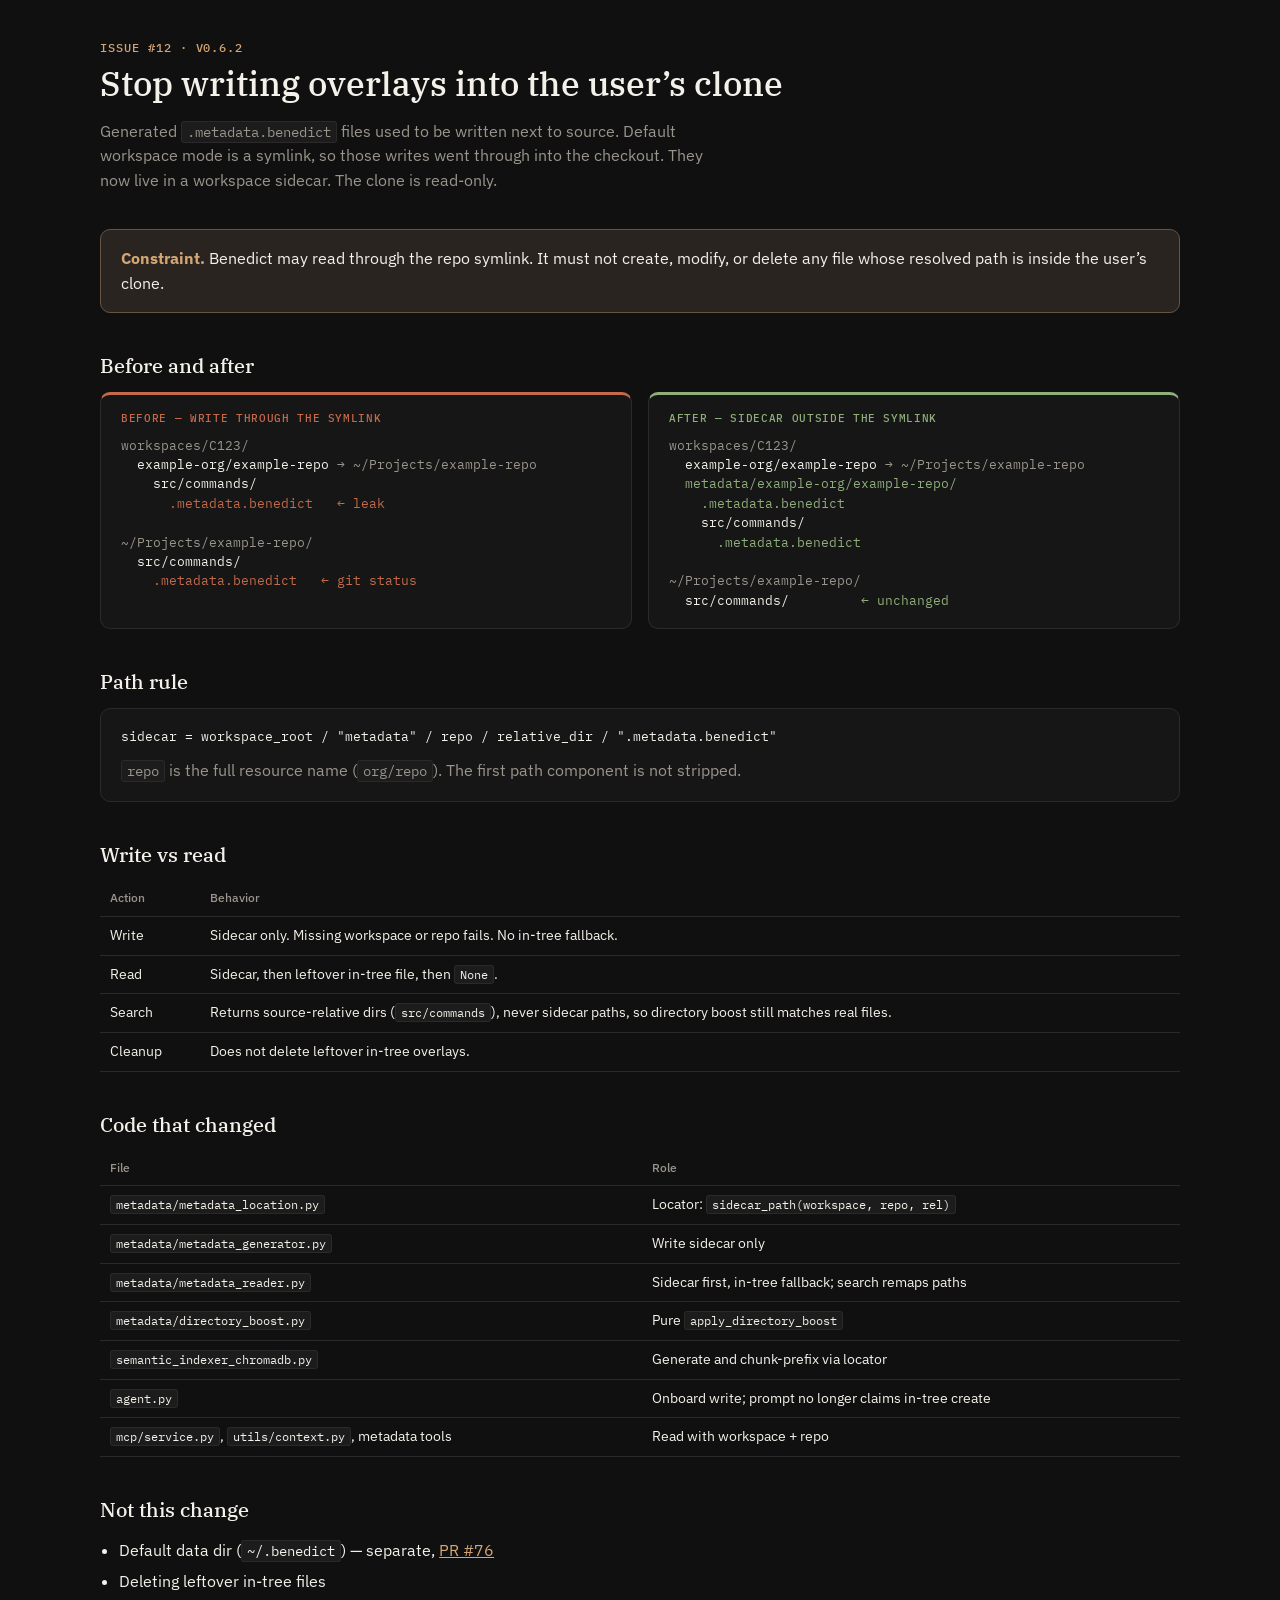
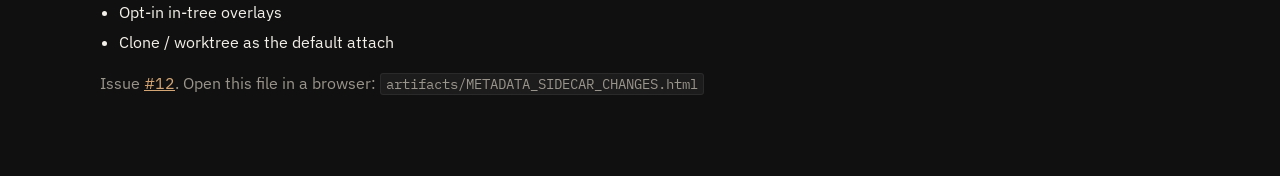
<file: artifacts/METADATA_SIDECAR_CHANGES.html>
<!DOCTYPE html>
<html lang="en">
<head>
  <meta charset="utf-8" />
  <meta name="viewport" content="width=device-width, initial-scale=1" />
  <title>Issue #12 — metadata sidecar</title>
  <meta name="theme-color" content="#101010" />
  <link rel="preconnect" href="https://fonts.googleapis.com" />
  <link rel="preconnect" href="https://fonts.gstatic.com" crossorigin />
  <link href="https://fonts.googleapis.com/css2?family=IBM+Plex+Mono:wght@400;500&amp;family=IBM+Plex+Sans:wght@400;500;600&amp;family=IBM+Plex+Serif:ital,wght@0,400;1,400&amp;display=swap" rel="stylesheet" />
  <style>
    :root {
      --bg: #101010;
      --panel: #161616;
      --hover: #1c1c1c;
      --line: #2a2a2a;
      --ink: #f4f1ea;
      --muted: #9a958c;
      --accent: #d4a574;
      --ok: #8faf7a;
      --err: #c46a4a;
      --sans: "IBM Plex Sans", system-ui, sans-serif;
      --serif: "IBM Plex Serif", Georgia, serif;
      --mono: "IBM Plex Mono", ui-monospace, monospace;
    }
    * { box-sizing: border-box; }
    html, body { background: var(--bg); color: var(--ink); }
    body {
      margin: 0;
      font: 16px/1.55 var(--sans);
      -webkit-font-smoothing: antialiased;
    }
    a { color: var(--accent); }
    code, .mono { font-family: var(--mono); font-size: 0.86em; }
    p code, li code, td code {
      padding: 1px 5px;
      border-radius: 3px;
      background: var(--hover);
      border: 1px solid var(--line);
    }
    .wrap { width: min(1080px, calc(100% - 48px)); margin: 40px auto 80px; }
    header { margin-bottom: 36px; }
    .kicker {
      font: 500 12px/1.3 var(--mono);
      letter-spacing: 0.08em;
      text-transform: uppercase;
      color: var(--accent);
    }
    h1 { font: 500 34px/1.15 var(--serif); margin: 8px 0 12px; }
    .lead { color: var(--muted); max-width: 62ch; }
    h2 { font: 500 20px/1.25 var(--serif); margin: 40px 0 14px; }
    .grid { display: grid; grid-template-columns: 1fr 1fr; gap: 16px; }
    @media (max-width: 800px) { .grid { grid-template-columns: 1fr; } }
    .card {
      background: var(--panel);
      border: 1px solid var(--line);
      border-radius: 10px;
      padding: 18px 20px;
    }
    .card.before { border-top: 3px solid var(--err); }
    .card.after { border-top: 3px solid var(--ok); }
    .label {
      font: 500 11px/1 var(--mono);
      letter-spacing: 0.06em;
      text-transform: uppercase;
      margin-bottom: 12px;
    }
    .before .label { color: var(--err); }
    .after .label { color: var(--ok); }
    pre {
      margin: 0;
      font: 12.5px/1.55 var(--mono);
      white-space: pre;
      overflow-x: auto;
    }
    .leak { color: var(--err); }
    .safe { color: var(--ok); }
    .dim { color: var(--muted); }
    table { width: 100%; border-collapse: collapse; font-size: 14px; }
    th, td {
      text-align: left;
      padding: 8px 10px;
      border-bottom: 1px solid var(--line);
      vertical-align: top;
    }
    th { color: var(--muted); font-weight: 500; font-size: 12px; }
    ul { padding-left: 1.2em; }
    li { margin: 6px 0; }
    .rule {
      background: color-mix(in srgb, var(--accent) 10%, var(--panel));
      border: 1px solid color-mix(in srgb, var(--accent) 35%, var(--line));
      border-radius: 10px;
      padding: 16px 20px;
    }
    .rule strong { color: var(--accent); }
  </style>
</head>
<body>
  <div class="wrap">
    <header>
      <div class="kicker">Issue #12 · v0.6.2</div>
      <h1>Stop writing overlays into the user’s clone</h1>
      <p class="lead">
        Generated <code>.metadata.benedict</code> files used to be written next to source.
        Default workspace mode is a symlink, so those writes went through into the checkout.
        They now live in a workspace sidecar. The clone is read-only.
      </p>
    </header>

    <div class="rule">
      <strong>Constraint.</strong> Benedict may read through the repo symlink.
      It must not create, modify, or delete any file whose resolved path is inside the user’s clone.
    </div>

    <h2>Before and after</h2>
    <div class="grid">
      <div class="card before">
        <div class="label">Before — write through the symlink</div>
        <pre><span class="dim">workspaces/C123/</span>
  example-org/example-repo <span class="dim">→ ~/Projects/example-repo</span>
    src/commands/
      <span class="leak">.metadata.benedict   ← leak</span>

<span class="dim">~/Projects/example-repo/</span>
  src/commands/
    <span class="leak">.metadata.benedict   ← git status</span></pre>
      </div>
      <div class="card after">
        <div class="label">After — sidecar outside the symlink</div>
        <pre><span class="dim">workspaces/C123/</span>
  example-org/example-repo <span class="dim">→ ~/Projects/example-repo</span>
  <span class="safe">metadata/example-org/example-repo/</span>
    <span class="safe">.metadata.benedict</span>
    src/commands/
      <span class="safe">.metadata.benedict</span>

<span class="dim">~/Projects/example-repo/</span>
  src/commands/         <span class="safe">← unchanged</span></pre>
      </div>
    </div>

    <h2>Path rule</h2>
    <div class="card">
      <pre>sidecar = workspace_root / "metadata" / repo / relative_dir / ".metadata.benedict"</pre>
      <p class="dim" style="margin:12px 0 0">
        <code>repo</code> is the full resource name (<code>org/repo</code>). The first path component is not stripped.
      </p>
    </div>

    <h2>Write vs read</h2>
    <table>
      <thead>
        <tr><th>Action</th><th>Behavior</th></tr>
      </thead>
      <tbody>
        <tr>
          <td>Write</td>
          <td>Sidecar only. Missing workspace or repo fails. No in-tree fallback.</td>
        </tr>
        <tr>
          <td>Read</td>
          <td>Sidecar, then leftover in-tree file, then <code>None</code>.</td>
        </tr>
        <tr>
          <td>Search</td>
          <td>Returns source-relative dirs (<code>src/commands</code>), never sidecar paths, so directory boost still matches real files.</td>
        </tr>
        <tr>
          <td>Cleanup</td>
          <td>Does not delete leftover in-tree overlays.</td>
        </tr>
      </tbody>
    </table>

    <h2>Code that changed</h2>
    <table>
      <thead>
        <tr><th>File</th><th>Role</th></tr>
      </thead>
      <tbody>
        <tr><td><code>metadata/metadata_location.py</code></td><td>Locator: <code>sidecar_path(workspace, repo, rel)</code></td></tr>
        <tr><td><code>metadata/metadata_generator.py</code></td><td>Write sidecar only</td></tr>
        <tr><td><code>metadata/metadata_reader.py</code></td><td>Sidecar first, in-tree fallback; search remaps paths</td></tr>
        <tr><td><code>metadata/directory_boost.py</code></td><td>Pure <code>apply_directory_boost</code></td></tr>
        <tr><td><code>semantic_indexer_chromadb.py</code></td><td>Generate and chunk-prefix via locator</td></tr>
        <tr><td><code>agent.py</code></td><td>Onboard write; prompt no longer claims in-tree create</td></tr>
        <tr><td><code>mcp/service.py</code>, <code>utils/context.py</code>, metadata tools</td><td>Read with workspace + repo</td></tr>
      </tbody>
    </table>

    <h2>Not this change</h2>
    <ul>
      <li>Default data dir (<code>~/.benedict</code>) — separate, <a href="https://github.com/mkarots/benedict/pull/76">PR #76</a></li>
      <li>Deleting leftover in-tree files</li>
      <li>Opt-in in-tree overlays</li>
      <li>Clone / worktree as the default attach</li>
    </ul>

    <p class="dim">Issue <a href="https://github.com/mkarots/benedict/issues/12">#12</a>. Open this file in a browser: <code>artifacts/METADATA_SIDECAR_CHANGES.html</code></p>
  </div>
</body>
</html>
</file>
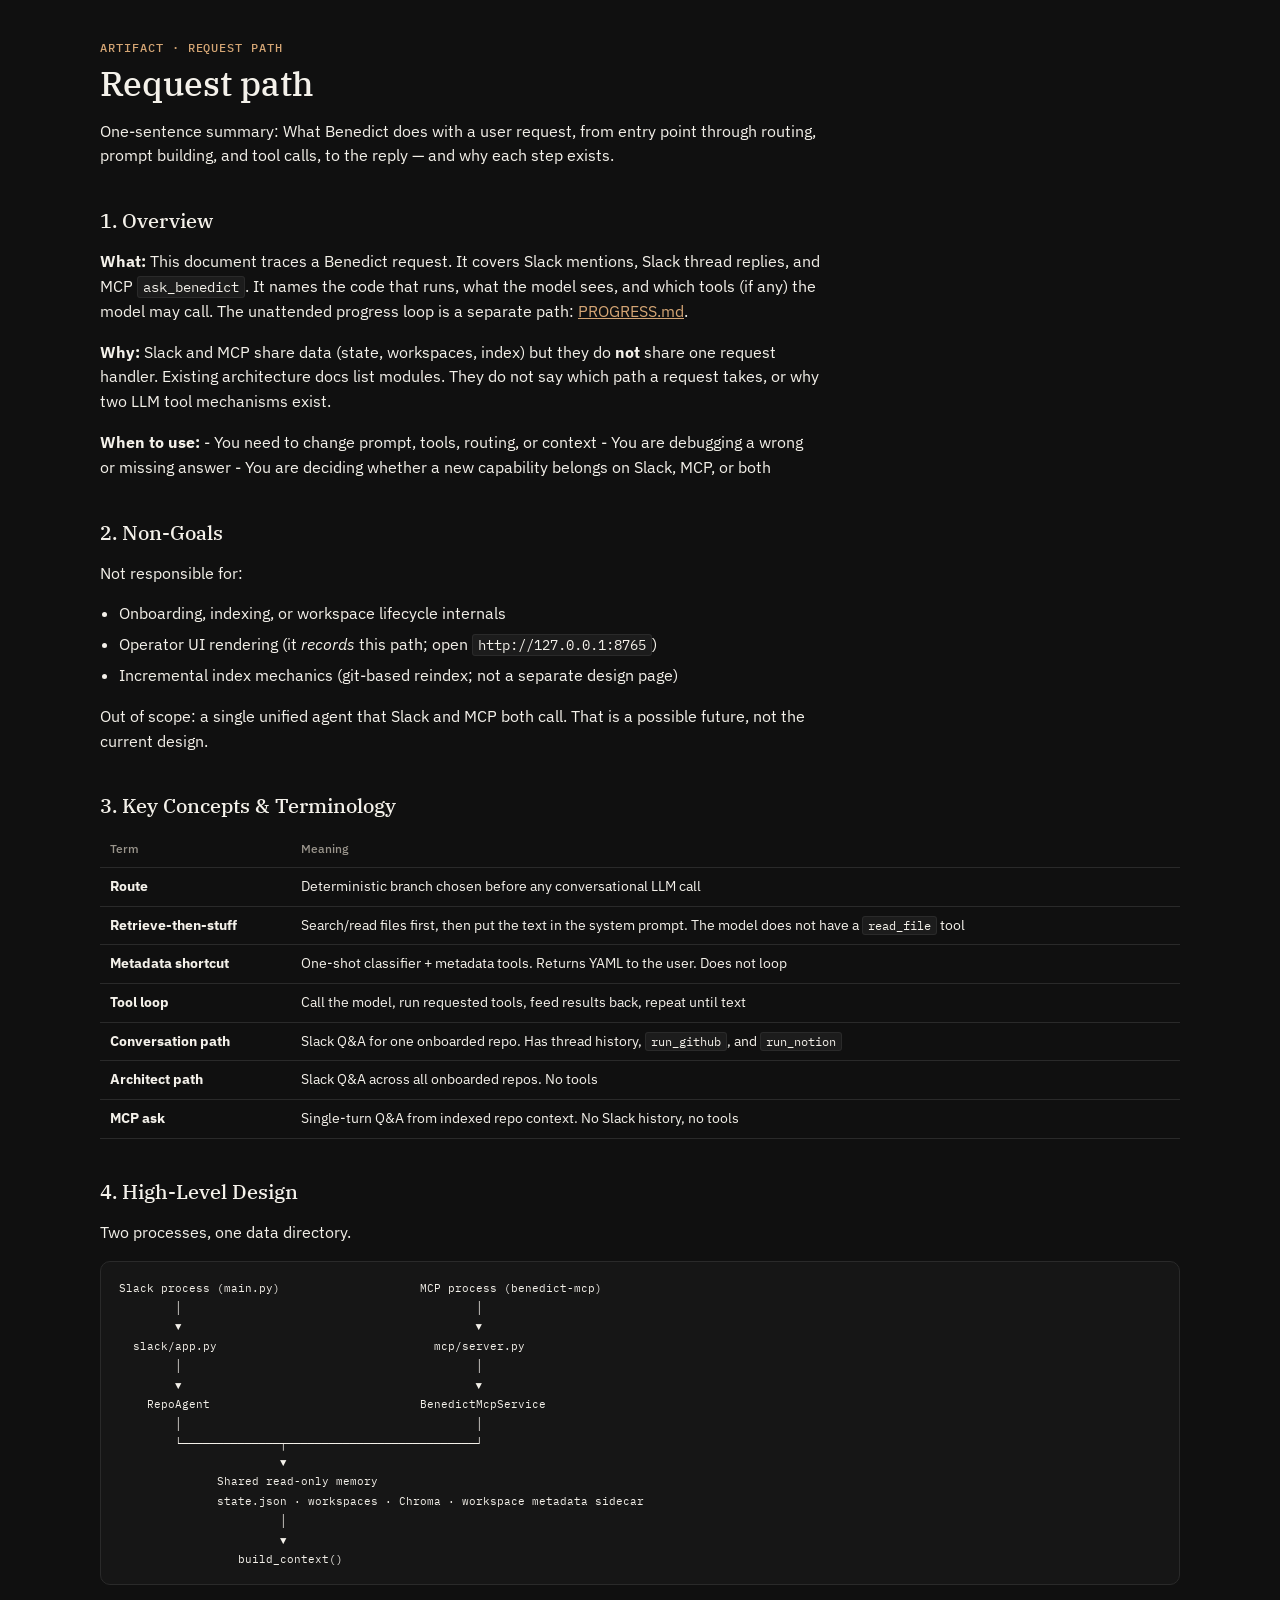
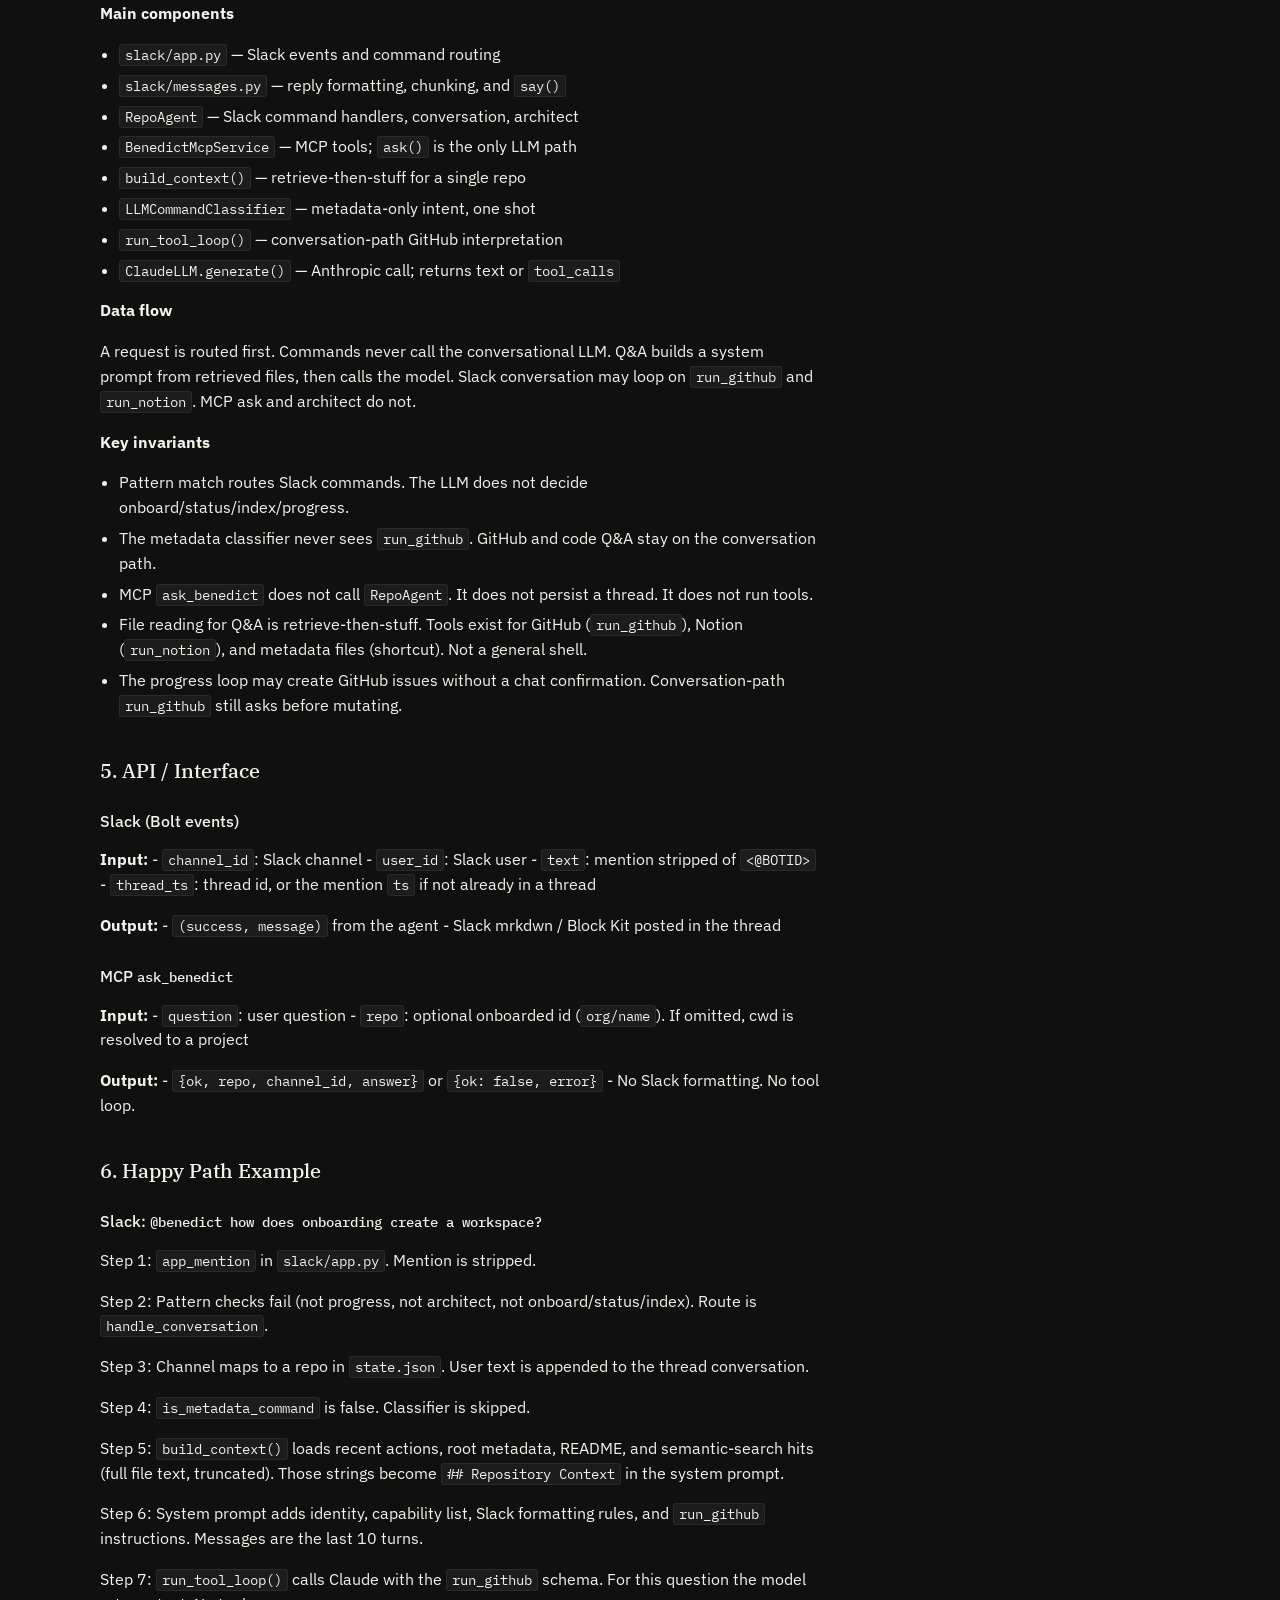
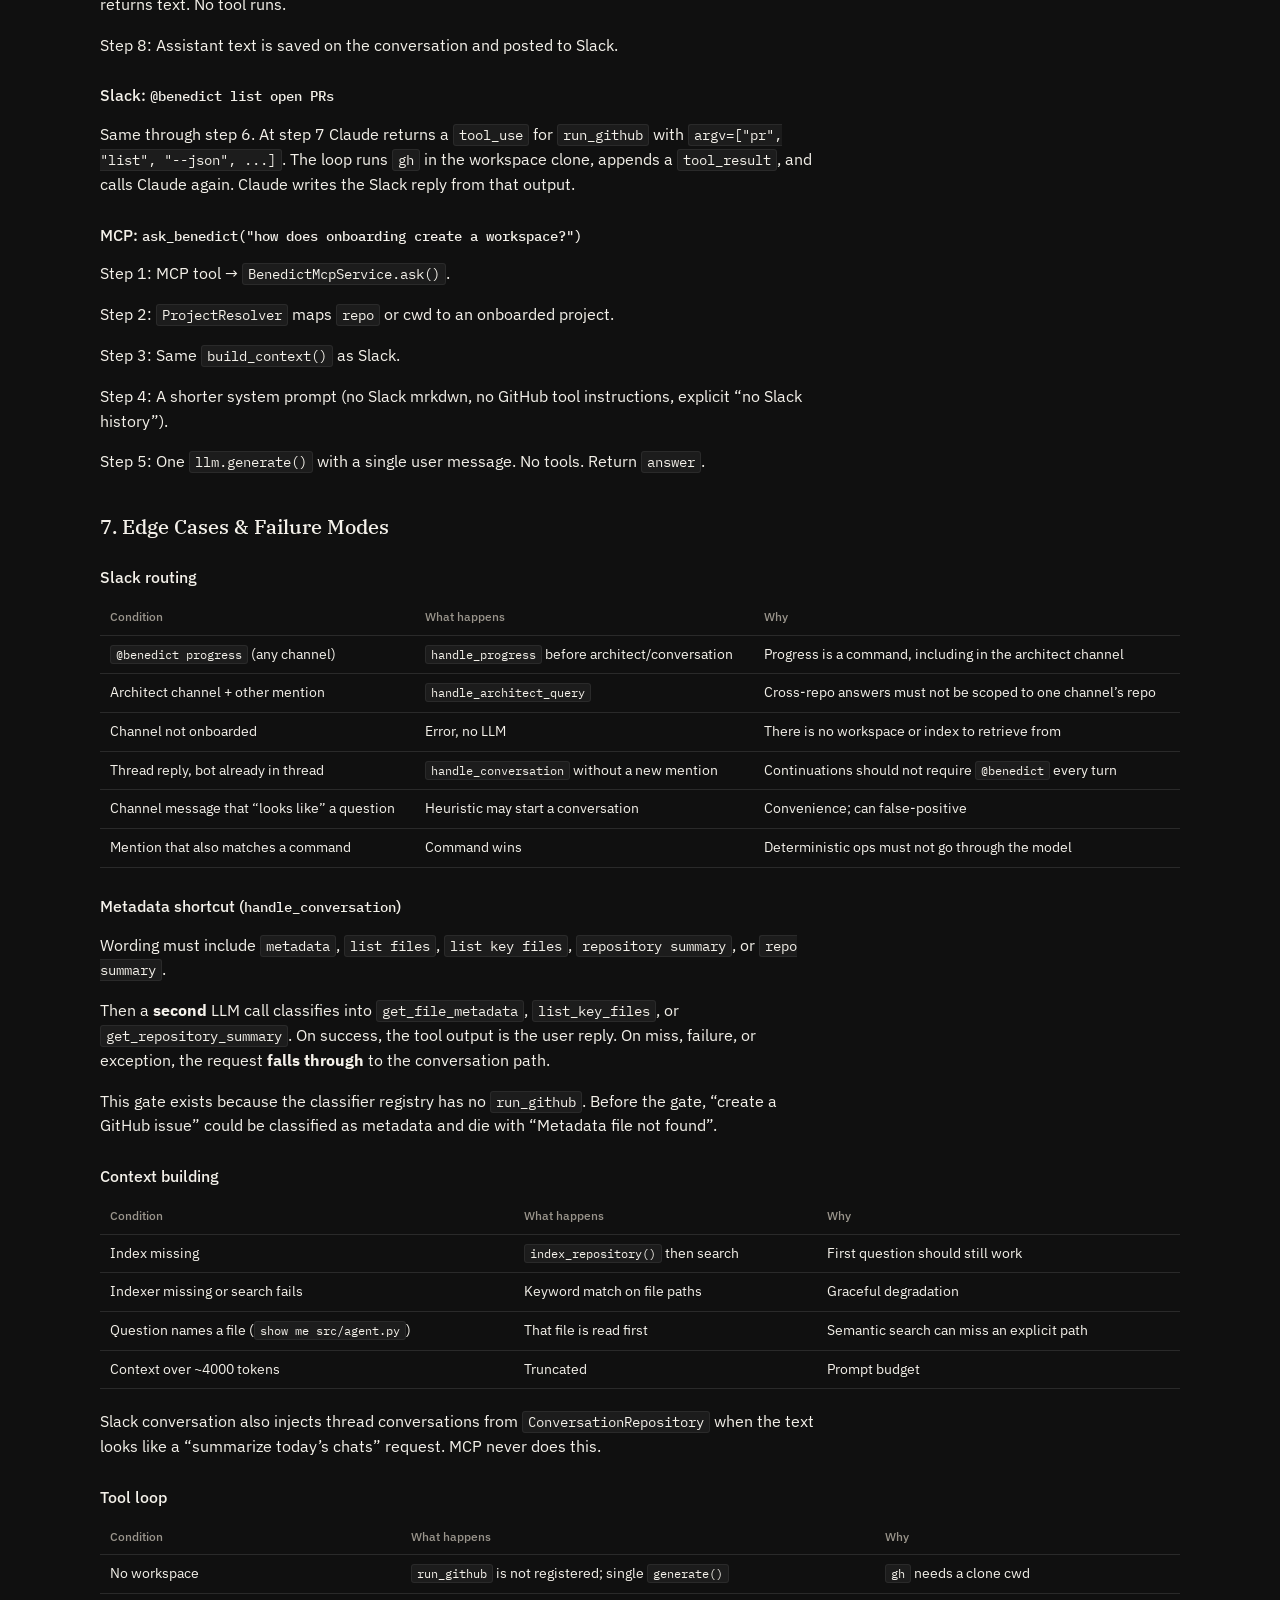
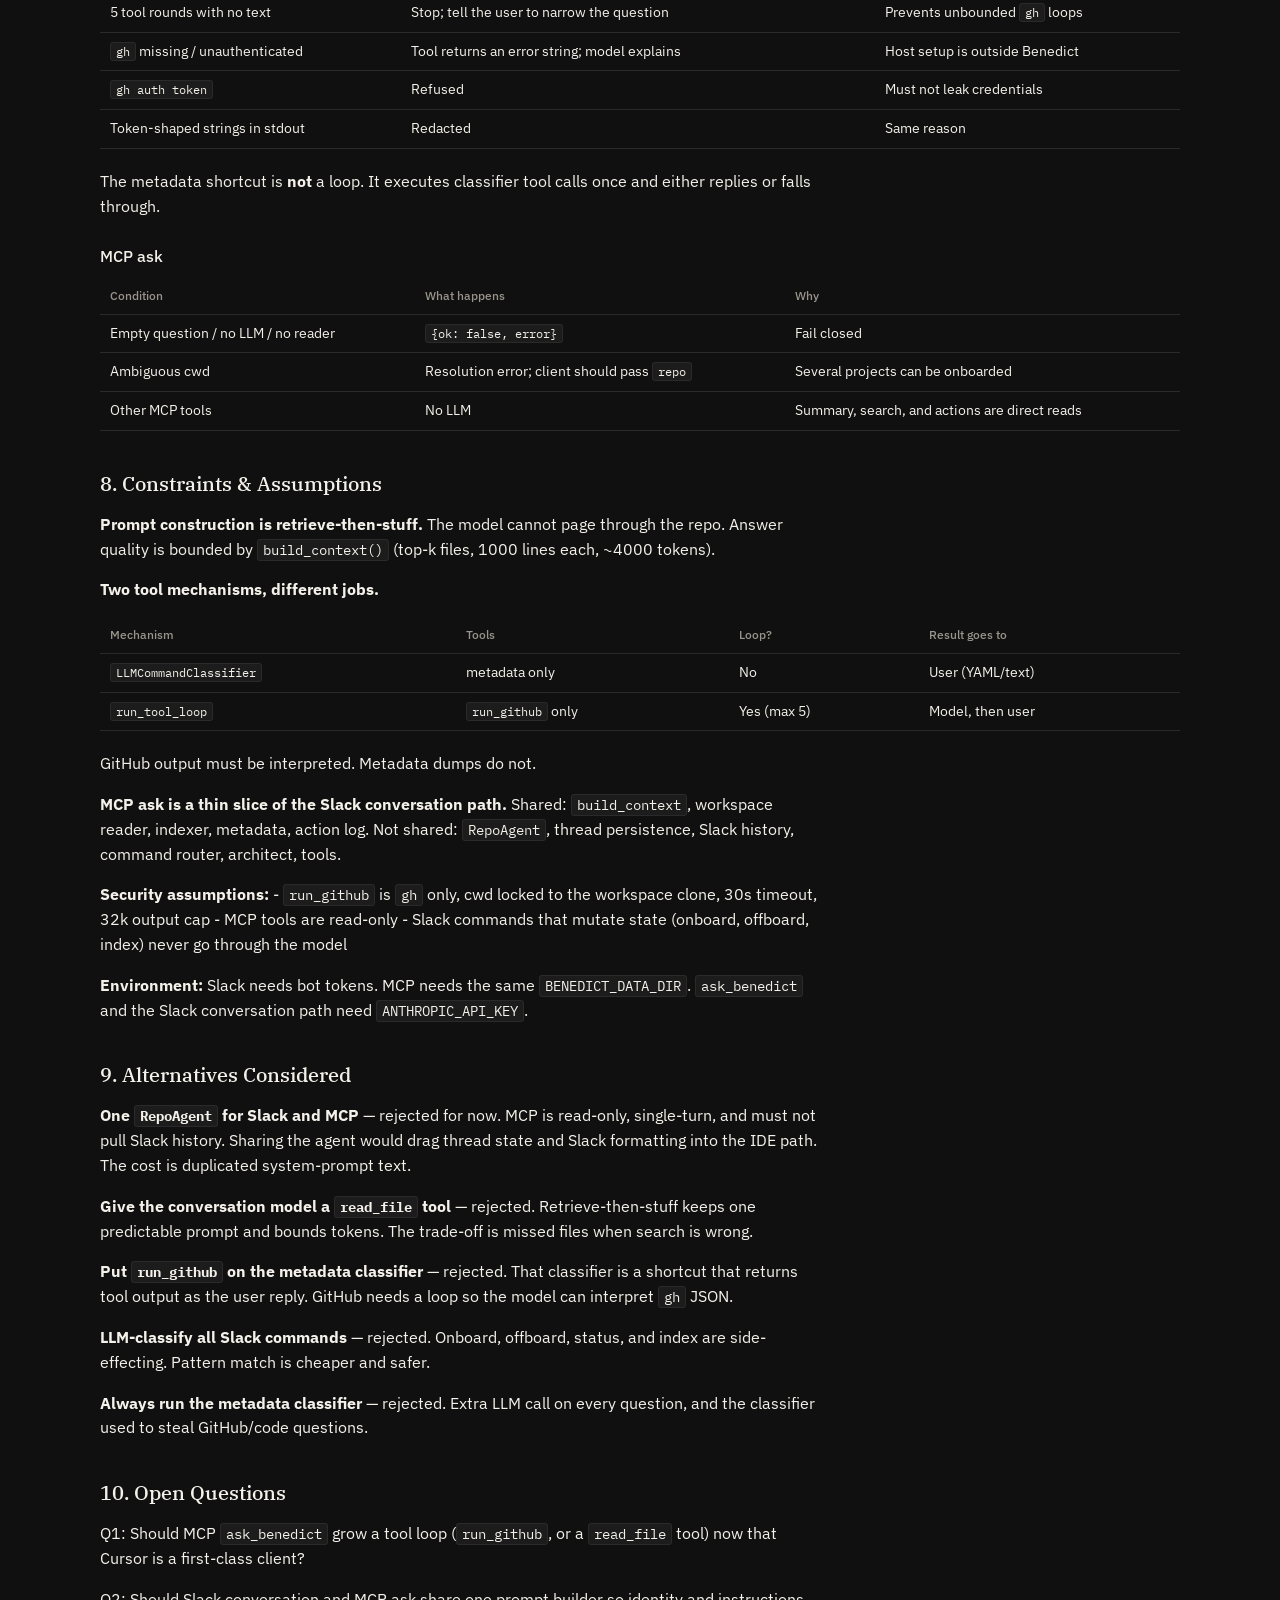
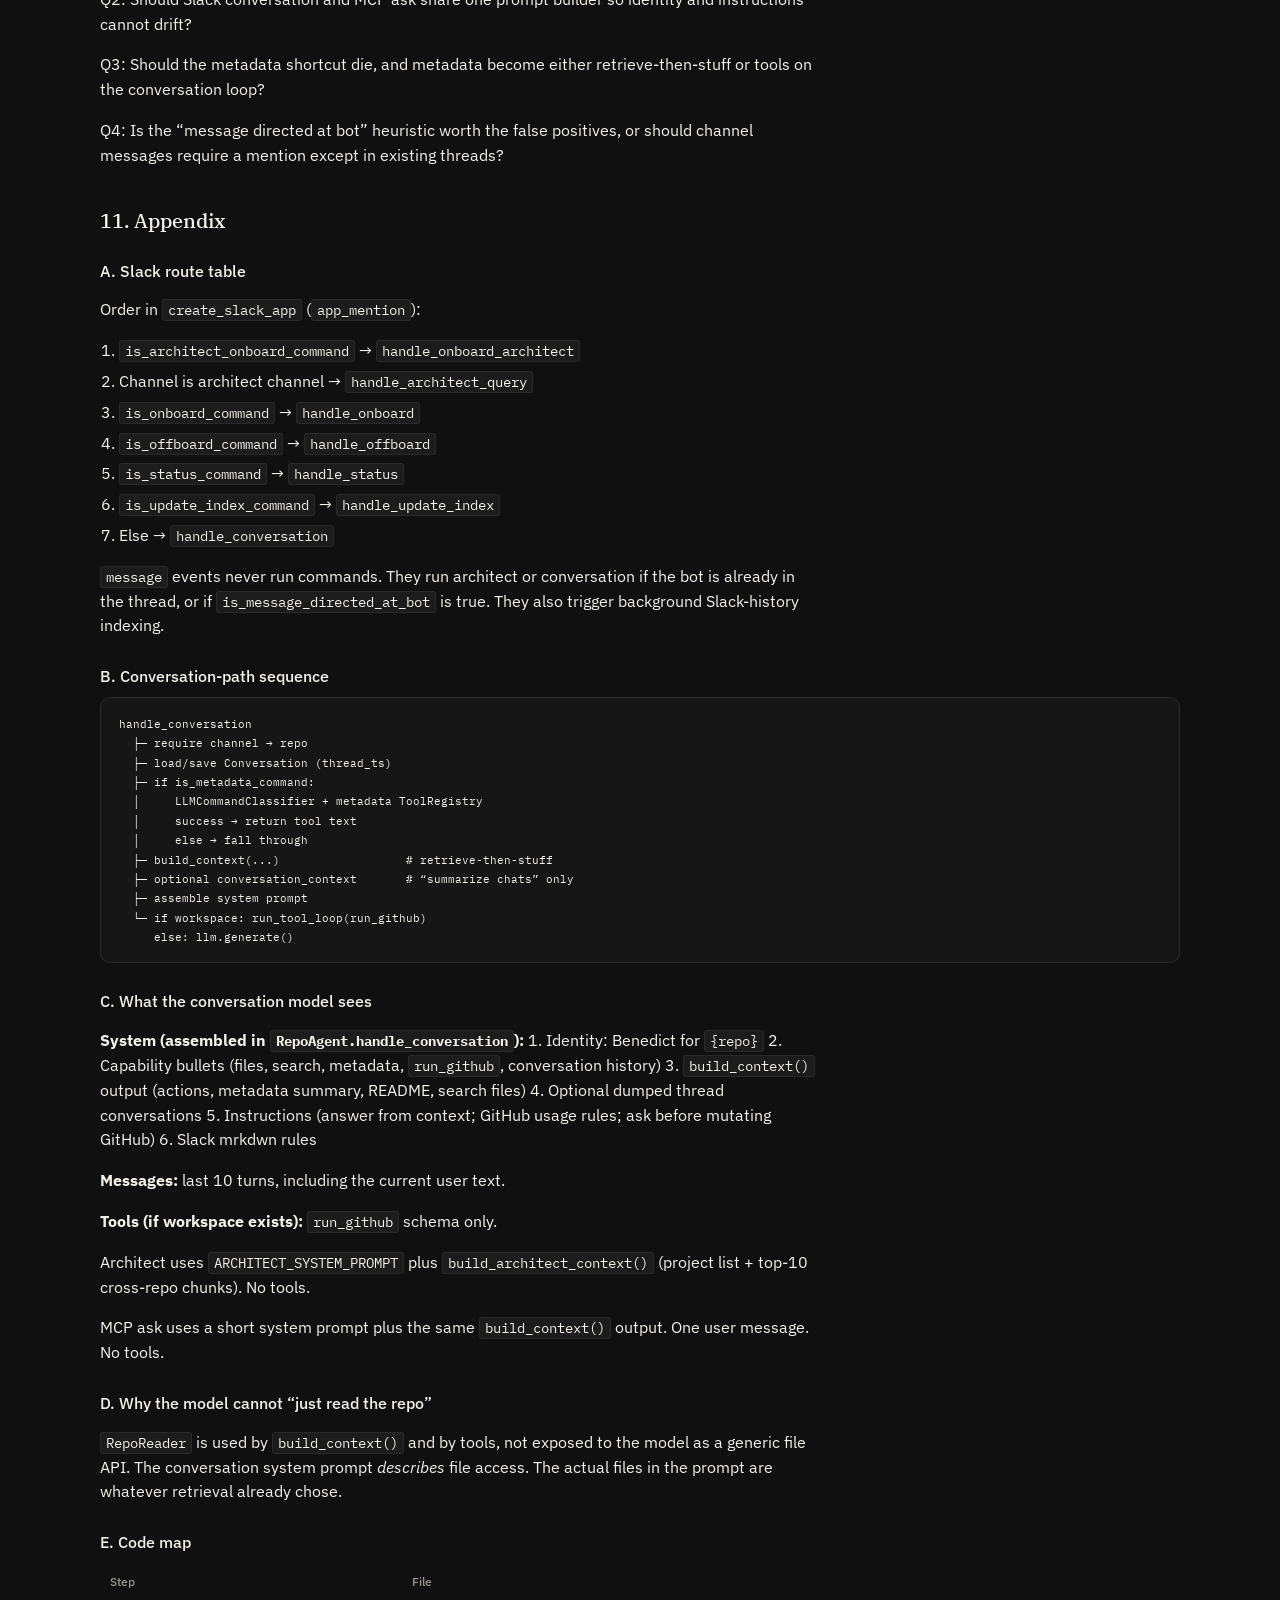
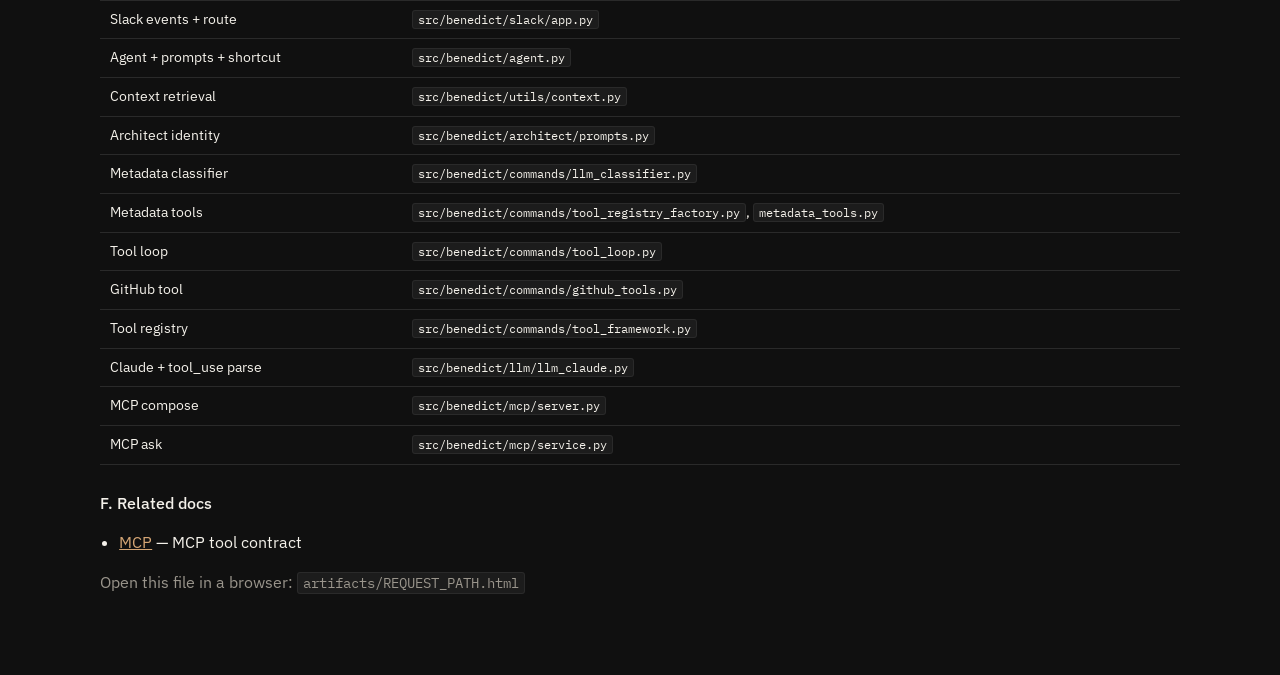
<file: artifacts/REQUEST_PATH.html>
<!DOCTYPE html>
<html lang="en">
<head>
  <meta charset="utf-8" />
  <meta name="viewport" content="width=device-width, initial-scale=1" />
  <title>Request path</title>
  <meta name="theme-color" content="#101010" />
  <link rel="preconnect" href="https://fonts.googleapis.com" />
  <link rel="preconnect" href="https://fonts.gstatic.com" crossorigin />
  <link href="https://fonts.googleapis.com/css2?family=IBM+Plex+Mono:wght@400;500&amp;family=IBM+Plex+Sans:wght@400;500;600&amp;family=IBM+Plex+Serif:ital,wght@0,400;1,400&amp;display=swap" rel="stylesheet" />
  <style>
    :root {
      --bg: #101010;
      --panel: #161616;
      --hover: #1c1c1c;
      --line: #2a2a2a;
      --ink: #f4f1ea;
      --muted: #9a958c;
      --accent: #d4a574;
      --sans: "IBM Plex Sans", system-ui, sans-serif;
      --serif: "IBM Plex Serif", Georgia, serif;
      --mono: "IBM Plex Mono", ui-monospace, monospace;
    }
    * { box-sizing: border-box; }
    html, body { background: var(--bg); color: var(--ink); }
    body {
      margin: 0;
      font: 16px/1.55 var(--sans);
      -webkit-font-smoothing: antialiased;
    }
    a { color: var(--accent); }
    code, .mono { font-family: var(--mono); font-size: 0.86em; }
    p code, li code, td code {
      padding: 1px 5px;
      border-radius: 3px;
      background: var(--hover);
      border: 1px solid var(--line);
    }
    .wrap { width: min(1080px, calc(100% - 48px)); margin: 40px auto 80px; }
    .kicker {
      font: 500 12px/1.3 var(--mono);
      letter-spacing: 0.08em;
      text-transform: uppercase;
      color: var(--accent);
    }
    h1 { font: 500 34px/1.15 var(--serif); margin: 8px 0 12px; }
    h2 { font: 500 20px/1.25 var(--serif); margin: 40px 0 14px; }
    h3 { font: 500 16px/1.3 var(--sans); margin: 28px 0 10px; }
    p { max-width: 72ch; }
    pre {
      margin: 0 0 16px;
      padding: 16px 18px;
      background: var(--panel);
      border: 1px solid var(--line);
      border-radius: 10px;
      font: 12.5px/1.55 var(--mono);
      white-space: pre;
      overflow-x: auto;
    }
    table { width: 100%; border-collapse: collapse; font-size: 14px; margin: 12px 0 20px; }
    th, td {
      text-align: left;
      padding: 8px 10px;
      border-bottom: 1px solid var(--line);
      vertical-align: top;
    }
    th { color: var(--muted); font-weight: 500; font-size: 12px; }
    ul, ol { padding-left: 1.2em; max-width: 72ch; }
    li { margin: 6px 0; }
    strong { color: var(--ink); }
    hr { border: 0; border-top: 1px solid var(--line); margin: 32px 0; }
    .dim { color: var(--muted); }
  </style>
</head>
<body>
  <div class="wrap">
    <div class="kicker">Artifact · request path</div>
    <h1>Request path</h1>
<p>One-sentence summary:
What Benedict does with a user request, from entry point through routing, prompt building, and tool calls, to the reply — and why each step exists.</p>
<h2>1. Overview</h2>
<p><strong>What:</strong>
This document traces a Benedict request. It covers Slack mentions, Slack thread replies, and MCP <code>ask_benedict</code>. It names the code that runs, what the model sees, and which tools (if any) the model may call. The unattended progress loop is a separate path: <a href="../docs/PROGRESS.md">PROGRESS.md</a>.</p>
<p><strong>Why:</strong>
Slack and MCP share data (state, workspaces, index) but they do <strong>not</strong> share one request handler. Existing architecture docs list modules. They do not say which path a request takes, or why two LLM tool mechanisms exist.</p>
<p><strong>When to use:</strong>
- You need to change prompt, tools, routing, or context
- You are debugging a wrong or missing answer
- You are deciding whether a new capability belongs on Slack, MCP, or both</p>
<h2>2. Non-Goals</h2>
<p>Not responsible for:</p>
<ul>
<li>Onboarding, indexing, or workspace lifecycle internals</li>
<li>Operator UI rendering (it <em>records</em> this path; open <code>http://127.0.0.1:8765</code>)</li>
<li>Incremental index mechanics (git-based reindex; not a separate design page)</li>
</ul>
<p>Out of scope: a single unified agent that Slack and MCP both call. That is a possible future, not the current design.</p>
<h2>3. Key Concepts &amp; Terminology</h2>
<table>
<thead>
<tr>
<th>Term</th>
<th>Meaning</th>
</tr>
</thead>
<tbody>
<tr>
<td><strong>Route</strong></td>
<td>Deterministic branch chosen before any conversational LLM call</td>
</tr>
<tr>
<td><strong>Retrieve-then-stuff</strong></td>
<td>Search/read files first, then put the text in the system prompt. The model does not have a <code>read_file</code> tool</td>
</tr>
<tr>
<td><strong>Metadata shortcut</strong></td>
<td>One-shot classifier + metadata tools. Returns YAML to the user. Does not loop</td>
</tr>
<tr>
<td><strong>Tool loop</strong></td>
<td>Call the model, run requested tools, feed results back, repeat until text</td>
</tr>
<tr>
<td><strong>Conversation path</strong></td>
<td>Slack Q&amp;A for one onboarded repo. Has thread history, <code>run_github</code>, and <code>run_notion</code></td>
</tr>
<tr>
<td><strong>Architect path</strong></td>
<td>Slack Q&amp;A across all onboarded repos. No tools</td>
</tr>
<tr>
<td><strong>MCP ask</strong></td>
<td>Single-turn Q&amp;A from indexed repo context. No Slack history, no tools</td>
</tr>
</tbody>
</table>
<h2>4. High-Level Design</h2>
<p>Two processes, one data directory.</p>
<pre><code>Slack process (main.py)                    MCP process (benedict-mcp)
        │                                          │
        ▼                                          ▼
  slack/app.py                               mcp/server.py
        │                                          │
        ▼                                          ▼
    RepoAgent                              BenedictMcpService
        │                                          │
        └──────────────┬───────────────────────────┘
                       ▼
              Shared read-only memory
              state.json · workspaces · Chroma · workspace metadata sidecar
                       │
                       ▼
                 build_context()
</code></pre>
<p><strong>Main components</strong></p>
<ul>
<li><code>slack/app.py</code> — Slack events and command routing</li>
<li><code>slack/messages.py</code> — reply formatting, chunking, and <code>say()</code></li>
<li><code>RepoAgent</code> — Slack command handlers, conversation, architect</li>
<li><code>BenedictMcpService</code> — MCP tools; <code>ask()</code> is the only LLM path</li>
<li><code>build_context()</code> — retrieve-then-stuff for a single repo</li>
<li><code>LLMCommandClassifier</code> — metadata-only intent, one shot</li>
<li><code>run_tool_loop()</code> — conversation-path GitHub interpretation</li>
<li><code>ClaudeLLM.generate()</code> — Anthropic call; returns text or <code>tool_calls</code></li>
</ul>
<p><strong>Data flow</strong></p>
<p>A request is routed first. Commands never call the conversational LLM. Q&amp;A builds a system prompt from retrieved files, then calls the model. Slack conversation may loop on <code>run_github</code> and <code>run_notion</code>. MCP ask and architect do not.</p>
<p><strong>Key invariants</strong></p>
<ul>
<li>Pattern match routes Slack commands. The LLM does not decide onboard/status/index/progress.</li>
<li>The metadata classifier never sees <code>run_github</code>. GitHub and code Q&amp;A stay on the conversation path.</li>
<li>MCP <code>ask_benedict</code> does not call <code>RepoAgent</code>. It does not persist a thread. It does not run tools.</li>
<li>File reading for Q&amp;A is retrieve-then-stuff. Tools exist for GitHub (<code>run_github</code>), Notion (<code>run_notion</code>), and metadata files (shortcut). Not a general shell.</li>
<li>The progress loop may create GitHub issues without a chat confirmation. Conversation-path <code>run_github</code> still asks before mutating.</li>
</ul>
<h2>5. API / Interface</h2>
<h3>Slack (Bolt events)</h3>
<p><strong>Input:</strong>
- <code>channel_id</code>: Slack channel
- <code>user_id</code>: Slack user
- <code>text</code>: mention stripped of <code>&lt;@BOTID&gt;</code>
- <code>thread_ts</code>: thread id, or the mention <code>ts</code> if not already in a thread</p>
<p><strong>Output:</strong>
- <code>(success, message)</code> from the agent
- Slack mrkdwn / Block Kit posted in the thread</p>
<h3>MCP <code>ask_benedict</code></h3>
<p><strong>Input:</strong>
- <code>question</code>: user question
- <code>repo</code>: optional onboarded id (<code>org/name</code>). If omitted, cwd is resolved to a project</p>
<p><strong>Output:</strong>
- <code>{ok, repo, channel_id, answer}</code> or <code>{ok: false, error}</code>
- No Slack formatting. No tool loop.</p>
<h2>6. Happy Path Example</h2>
<h3>Slack: <code>@benedict how does onboarding create a workspace?</code></h3>
<p>Step 1: <code>app_mention</code> in <code>slack/app.py</code>. Mention is stripped.</p>
<p>Step 2: Pattern checks fail (not progress, not architect, not onboard/status/index). Route is <code>handle_conversation</code>.</p>
<p>Step 3: Channel maps to a repo in <code>state.json</code>. User text is appended to the thread conversation.</p>
<p>Step 4: <code>is_metadata_command</code> is false. Classifier is skipped.</p>
<p>Step 5: <code>build_context()</code> loads recent actions, root metadata, README, and semantic-search hits (full file text, truncated). Those strings become <code>## Repository Context</code> in the system prompt.</p>
<p>Step 6: System prompt adds identity, capability list, Slack formatting rules, and <code>run_github</code> instructions. Messages are the last 10 turns.</p>
<p>Step 7: <code>run_tool_loop()</code> calls Claude with the <code>run_github</code> schema. For this question the model returns text. No tool runs.</p>
<p>Step 8: Assistant text is saved on the conversation and posted to Slack.</p>
<h3>Slack: <code>@benedict list open PRs</code></h3>
<p>Same through step 6. At step 7 Claude returns a <code>tool_use</code> for <code>run_github</code> with <code>argv=["pr", "list", "--json", ...]</code>. The loop runs <code>gh</code> in the workspace clone, appends a <code>tool_result</code>, and calls Claude again. Claude writes the Slack reply from that output.</p>
<h3>MCP: <code>ask_benedict("how does onboarding create a workspace?")</code></h3>
<p>Step 1: MCP tool → <code>BenedictMcpService.ask()</code>.</p>
<p>Step 2: <code>ProjectResolver</code> maps <code>repo</code> or cwd to an onboarded project.</p>
<p>Step 3: Same <code>build_context()</code> as Slack.</p>
<p>Step 4: A shorter system prompt (no Slack mrkdwn, no GitHub tool instructions, explicit “no Slack history”).</p>
<p>Step 5: One <code>llm.generate()</code> with a single user message. No tools. Return <code>answer</code>.</p>
<h2>7. Edge Cases &amp; Failure Modes</h2>
<h3>Slack routing</h3>
<table>
<thead>
<tr>
<th>Condition</th>
<th>What happens</th>
<th>Why</th>
</tr>
</thead>
<tbody>
<tr>
<td><code>@benedict progress</code> (any channel)</td>
<td><code>handle_progress</code> before architect/conversation</td>
<td>Progress is a command, including in the architect channel</td>
</tr>
<tr>
<td>Architect channel + other mention</td>
<td><code>handle_architect_query</code></td>
<td>Cross-repo answers must not be scoped to one channel’s repo</td>
</tr>
<tr>
<td>Channel not onboarded</td>
<td>Error, no LLM</td>
<td>There is no workspace or index to retrieve from</td>
</tr>
<tr>
<td>Thread reply, bot already in thread</td>
<td><code>handle_conversation</code> without a new mention</td>
<td>Continuations should not require <code>@benedict</code> every turn</td>
</tr>
<tr>
<td>Channel message that “looks like” a question</td>
<td>Heuristic may start a conversation</td>
<td>Convenience; can false-positive</td>
</tr>
<tr>
<td>Mention that also matches a command</td>
<td>Command wins</td>
<td>Deterministic ops must not go through the model</td>
</tr>
</tbody>
</table>
<h3>Metadata shortcut (<code>handle_conversation</code>)</h3>
<p>Wording must include <code>metadata</code>, <code>list files</code>, <code>list key files</code>, <code>repository summary</code>, or <code>repo summary</code>.</p>
<p>Then a <strong>second</strong> LLM call classifies into <code>get_file_metadata</code>, <code>list_key_files</code>, or <code>get_repository_summary</code>. On success, the tool output is the user reply. On miss, failure, or exception, the request <strong>falls through</strong> to the conversation path.</p>
<p>This gate exists because the classifier registry has no <code>run_github</code>. Before the gate, “create a GitHub issue” could be classified as metadata and die with “Metadata file not found”.</p>
<h3>Context building</h3>
<table>
<thead>
<tr>
<th>Condition</th>
<th>What happens</th>
<th>Why</th>
</tr>
</thead>
<tbody>
<tr>
<td>Index missing</td>
<td><code>index_repository()</code> then search</td>
<td>First question should still work</td>
</tr>
<tr>
<td>Indexer missing or search fails</td>
<td>Keyword match on file paths</td>
<td>Graceful degradation</td>
</tr>
<tr>
<td>Question names a file (<code>show me src/agent.py</code>)</td>
<td>That file is read first</td>
<td>Semantic search can miss an explicit path</td>
</tr>
<tr>
<td>Context over ~4000 tokens</td>
<td>Truncated</td>
<td>Prompt budget</td>
</tr>
</tbody>
</table>
<p>Slack conversation also injects thread conversations from <code>ConversationRepository</code> when the text looks like a “summarize today’s chats” request. MCP never does this.</p>
<h3>Tool loop</h3>
<table>
<thead>
<tr>
<th>Condition</th>
<th>What happens</th>
<th>Why</th>
</tr>
</thead>
<tbody>
<tr>
<td>No workspace</td>
<td><code>run_github</code> is not registered; single <code>generate()</code></td>
<td><code>gh</code> needs a clone cwd</td>
</tr>
<tr>
<td>5 tool rounds with no text</td>
<td>Stop; tell the user to narrow the question</td>
<td>Prevents unbounded <code>gh</code> loops</td>
</tr>
<tr>
<td><code>gh</code> missing / unauthenticated</td>
<td>Tool returns an error string; model explains</td>
<td>Host setup is outside Benedict</td>
</tr>
<tr>
<td><code>gh auth token</code></td>
<td>Refused</td>
<td>Must not leak credentials</td>
</tr>
<tr>
<td>Token-shaped strings in stdout</td>
<td>Redacted</td>
<td>Same reason</td>
</tr>
</tbody>
</table>
<p>The metadata shortcut is <strong>not</strong> a loop. It executes classifier tool calls once and either replies or falls through.</p>
<h3>MCP ask</h3>
<table>
<thead>
<tr>
<th>Condition</th>
<th>What happens</th>
<th>Why</th>
</tr>
</thead>
<tbody>
<tr>
<td>Empty question / no LLM / no reader</td>
<td><code>{ok: false, error}</code></td>
<td>Fail closed</td>
</tr>
<tr>
<td>Ambiguous cwd</td>
<td>Resolution error; client should pass <code>repo</code></td>
<td>Several projects can be onboarded</td>
</tr>
<tr>
<td>Other MCP tools</td>
<td>No LLM</td>
<td>Summary, search, and actions are direct reads</td>
</tr>
</tbody>
</table>
<h2>8. Constraints &amp; Assumptions</h2>
<p><strong>Prompt construction is retrieve-then-stuff.</strong> The model cannot page through the repo. Answer quality is bounded by <code>build_context()</code> (top-k files, 1000 lines each, ~4000 tokens).</p>
<p><strong>Two tool mechanisms, different jobs.</strong></p>
<table>
<thead>
<tr>
<th>Mechanism</th>
<th>Tools</th>
<th>Loop?</th>
<th>Result goes to</th>
</tr>
</thead>
<tbody>
<tr>
<td><code>LLMCommandClassifier</code></td>
<td>metadata only</td>
<td>No</td>
<td>User (YAML/text)</td>
</tr>
<tr>
<td><code>run_tool_loop</code></td>
<td><code>run_github</code> only</td>
<td>Yes (max 5)</td>
<td>Model, then user</td>
</tr>
</tbody>
</table>
<p>GitHub output must be interpreted. Metadata dumps do not.</p>
<p><strong>MCP ask is a thin slice of the Slack conversation path.</strong> Shared: <code>build_context</code>, workspace reader, indexer, metadata, action log. Not shared: <code>RepoAgent</code>, thread persistence, Slack history, command router, architect, tools.</p>
<p><strong>Security assumptions:</strong>
- <code>run_github</code> is <code>gh</code> only, cwd locked to the workspace clone, 30s timeout, 32k output cap
- MCP tools are read-only
- Slack commands that mutate state (onboard, offboard, index) never go through the model</p>
<p><strong>Environment:</strong> Slack needs bot tokens. MCP needs the same <code>BENEDICT_DATA_DIR</code>. <code>ask_benedict</code> and the Slack conversation path need <code>ANTHROPIC_API_KEY</code>.</p>
<h2>9. Alternatives Considered</h2>
<p><strong>One <code>RepoAgent</code> for Slack and MCP</strong> — rejected for now. MCP is read-only, single-turn, and must not pull Slack history. Sharing the agent would drag thread state and Slack formatting into the IDE path. The cost is duplicated system-prompt text.</p>
<p><strong>Give the conversation model a <code>read_file</code> tool</strong> — rejected. Retrieve-then-stuff keeps one predictable prompt and bounds tokens. The trade-off is missed files when search is wrong.</p>
<p><strong>Put <code>run_github</code> on the metadata classifier</strong> — rejected. That classifier is a shortcut that returns tool output as the user reply. GitHub needs a loop so the model can interpret <code>gh</code> JSON.</p>
<p><strong>LLM-classify all Slack commands</strong> — rejected. Onboard, offboard, status, and index are side-effecting. Pattern match is cheaper and safer.</p>
<p><strong>Always run the metadata classifier</strong> — rejected. Extra LLM call on every question, and the classifier used to steal GitHub/code questions.</p>
<h2>10. Open Questions</h2>
<p>Q1: Should MCP <code>ask_benedict</code> grow a tool loop (<code>run_github</code>, or a <code>read_file</code> tool) now that Cursor is a first-class client?</p>
<p>Q2: Should Slack conversation and MCP ask share one prompt builder so identity and instructions cannot drift?</p>
<p>Q3: Should the metadata shortcut die, and metadata become either retrieve-then-stuff or tools on the conversation loop?</p>
<p>Q4: Is the “message directed at bot” heuristic worth the false positives, or should channel messages require a mention except in existing threads?</p>
<h2>11. Appendix</h2>
<h3>A. Slack route table</h3>
<p>Order in <code>create_slack_app</code> (<code>app_mention</code>):</p>
<ol>
<li><code>is_architect_onboard_command</code> → <code>handle_onboard_architect</code></li>
<li>Channel is architect channel → <code>handle_architect_query</code></li>
<li><code>is_onboard_command</code> → <code>handle_onboard</code></li>
<li><code>is_offboard_command</code> → <code>handle_offboard</code></li>
<li><code>is_status_command</code> → <code>handle_status</code></li>
<li><code>is_update_index_command</code> → <code>handle_update_index</code></li>
<li>Else → <code>handle_conversation</code></li>
</ol>
<p><code>message</code> events never run commands. They run architect or conversation if the bot is already in the thread, or if <code>is_message_directed_at_bot</code> is true. They also trigger background Slack-history indexing.</p>
<h3>B. Conversation-path sequence</h3>
<pre><code>handle_conversation
  ├─ require channel → repo
  ├─ load/save Conversation (thread_ts)
  ├─ if is_metadata_command:
  │     LLMCommandClassifier + metadata ToolRegistry
  │     success → return tool text
  │     else → fall through
  ├─ build_context(...)                  # retrieve-then-stuff
  ├─ optional conversation_context       # “summarize chats” only
  ├─ assemble system prompt
  └─ if workspace: run_tool_loop(run_github)
     else: llm.generate()
</code></pre>
<h3>C. What the conversation model sees</h3>
<p><strong>System (assembled in <code>RepoAgent.handle_conversation</code>):</strong>
1. Identity: Benedict for <code>{repo}</code>
2. Capability bullets (files, search, metadata, <code>run_github</code>, conversation history)
3. <code>build_context()</code> output (actions, metadata summary, README, search files)
4. Optional dumped thread conversations
5. Instructions (answer from context; GitHub usage rules; ask before mutating GitHub)
6. Slack mrkdwn rules</p>
<p><strong>Messages:</strong> last 10 turns, including the current user text.</p>
<p><strong>Tools (if workspace exists):</strong> <code>run_github</code> schema only.</p>
<p>Architect uses <code>ARCHITECT_SYSTEM_PROMPT</code> plus <code>build_architect_context()</code> (project list + top-10 cross-repo chunks). No tools.</p>
<p>MCP ask uses a short system prompt plus the same <code>build_context()</code> output. One user message. No tools.</p>
<h3>D. Why the model cannot “just read the repo”</h3>
<p><code>RepoReader</code> is used by <code>build_context()</code> and by tools, not exposed to the model as a generic file API. The conversation system prompt <em>describes</em> file access. The actual files in the prompt are whatever retrieval already chose.</p>
<h3>E. Code map</h3>
<table>
<thead>
<tr>
<th>Step</th>
<th>File</th>
</tr>
</thead>
<tbody>
<tr>
<td>Slack events + route</td>
<td><code>src/benedict/slack/app.py</code></td>
</tr>
<tr>
<td>Agent + prompts + shortcut</td>
<td><code>src/benedict/agent.py</code></td>
</tr>
<tr>
<td>Context retrieval</td>
<td><code>src/benedict/utils/context.py</code></td>
</tr>
<tr>
<td>Architect identity</td>
<td><code>src/benedict/architect/prompts.py</code></td>
</tr>
<tr>
<td>Metadata classifier</td>
<td><code>src/benedict/commands/llm_classifier.py</code></td>
</tr>
<tr>
<td>Metadata tools</td>
<td><code>src/benedict/commands/tool_registry_factory.py</code>, <code>metadata_tools.py</code></td>
</tr>
<tr>
<td>Tool loop</td>
<td><code>src/benedict/commands/tool_loop.py</code></td>
</tr>
<tr>
<td>GitHub tool</td>
<td><code>src/benedict/commands/github_tools.py</code></td>
</tr>
<tr>
<td>Tool registry</td>
<td><code>src/benedict/commands/tool_framework.py</code></td>
</tr>
<tr>
<td>Claude + tool_use parse</td>
<td><code>src/benedict/llm/llm_claude.py</code></td>
</tr>
<tr>
<td>MCP compose</td>
<td><code>src/benedict/mcp/server.py</code></td>
</tr>
<tr>
<td>MCP ask</td>
<td><code>src/benedict/mcp/service.py</code></td>
</tr>
</tbody>
</table>
<h3>F. Related docs</h3>
<ul>
<li><a href="../docs/MCP.md">MCP</a> — MCP tool contract</li>
</ul>
    <p class="dim">Open this file in a browser: <code>artifacts/REQUEST_PATH.html</code></p>
  </div>
</body>
</html>
</file>
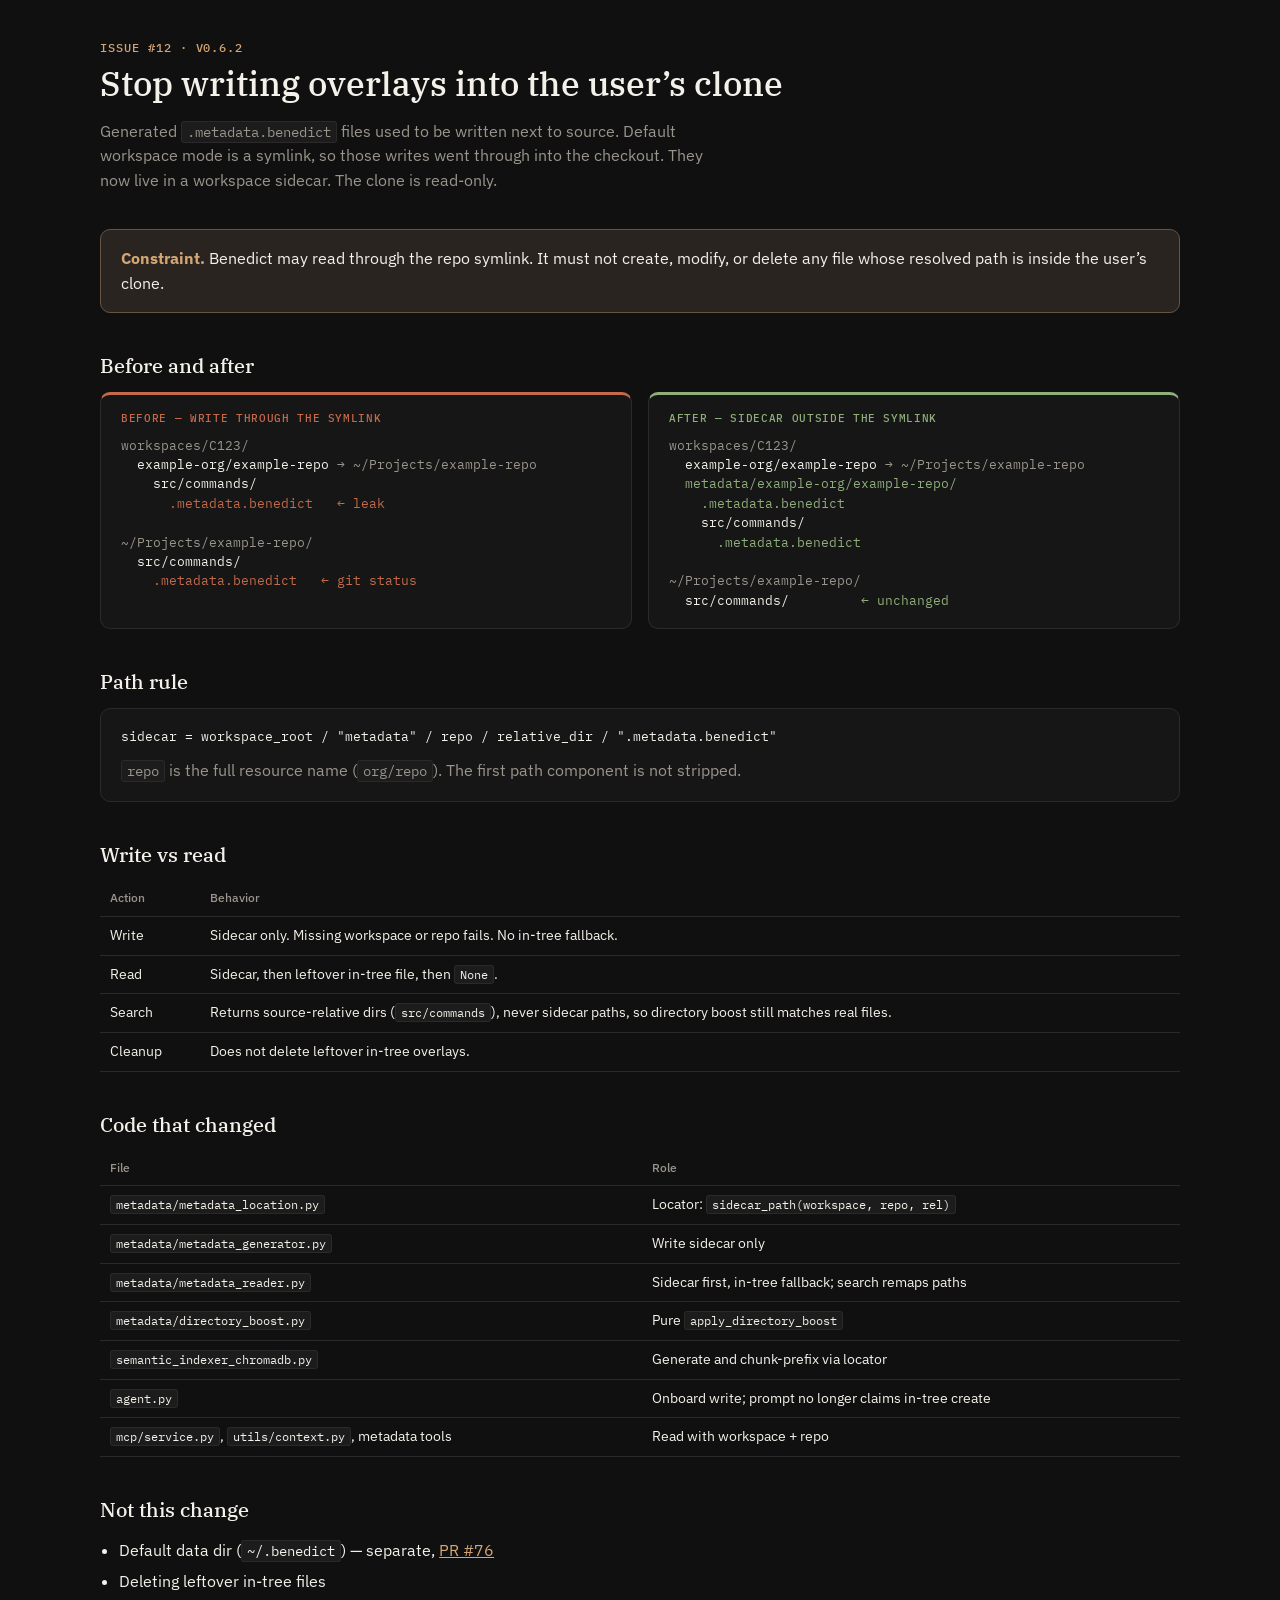
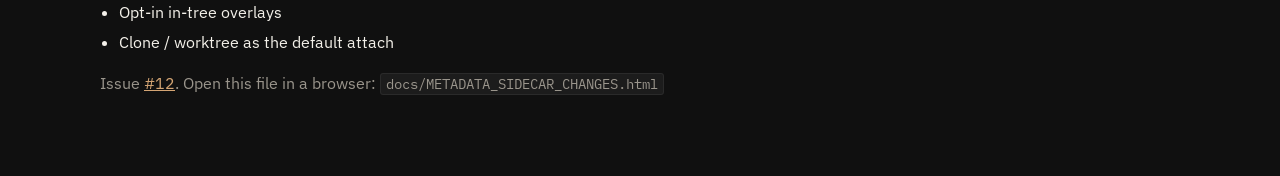
<file: docs/METADATA_SIDECAR_CHANGES.html>
<!DOCTYPE html>
<html lang="en">
<head>
  <meta charset="utf-8" />
  <meta name="viewport" content="width=device-width, initial-scale=1" />
  <title>Issue #12 — metadata sidecar</title>
  <meta name="theme-color" content="#101010" />
  <link rel="preconnect" href="https://fonts.googleapis.com" />
  <link rel="preconnect" href="https://fonts.gstatic.com" crossorigin />
  <link href="https://fonts.googleapis.com/css2?family=IBM+Plex+Mono:wght@400;500&amp;family=IBM+Plex+Sans:wght@400;500;600&amp;family=IBM+Plex+Serif:ital,wght@0,400;1,400&amp;display=swap" rel="stylesheet" />
  <style>
    :root {
      --bg: #101010;
      --panel: #161616;
      --hover: #1c1c1c;
      --line: #2a2a2a;
      --ink: #f4f1ea;
      --muted: #9a958c;
      --accent: #d4a574;
      --ok: #8faf7a;
      --err: #c46a4a;
      --sans: "IBM Plex Sans", system-ui, sans-serif;
      --serif: "IBM Plex Serif", Georgia, serif;
      --mono: "IBM Plex Mono", ui-monospace, monospace;
    }
    * { box-sizing: border-box; }
    html, body { background: var(--bg); color: var(--ink); }
    body {
      margin: 0;
      font: 16px/1.55 var(--sans);
      -webkit-font-smoothing: antialiased;
    }
    a { color: var(--accent); }
    code, .mono { font-family: var(--mono); font-size: 0.86em; }
    p code, li code, td code {
      padding: 1px 5px;
      border-radius: 3px;
      background: var(--hover);
      border: 1px solid var(--line);
    }
    .wrap { width: min(1080px, calc(100% - 48px)); margin: 40px auto 80px; }
    header { margin-bottom: 36px; }
    .kicker {
      font: 500 12px/1.3 var(--mono);
      letter-spacing: 0.08em;
      text-transform: uppercase;
      color: var(--accent);
    }
    h1 { font: 500 34px/1.15 var(--serif); margin: 8px 0 12px; }
    .lead { color: var(--muted); max-width: 62ch; }
    h2 { font: 500 20px/1.25 var(--serif); margin: 40px 0 14px; }
    .grid { display: grid; grid-template-columns: 1fr 1fr; gap: 16px; }
    @media (max-width: 800px) { .grid { grid-template-columns: 1fr; } }
    .card {
      background: var(--panel);
      border: 1px solid var(--line);
      border-radius: 10px;
      padding: 18px 20px;
    }
    .card.before { border-top: 3px solid var(--err); }
    .card.after { border-top: 3px solid var(--ok); }
    .label {
      font: 500 11px/1 var(--mono);
      letter-spacing: 0.06em;
      text-transform: uppercase;
      margin-bottom: 12px;
    }
    .before .label { color: var(--err); }
    .after .label { color: var(--ok); }
    pre {
      margin: 0;
      font: 12.5px/1.55 var(--mono);
      white-space: pre;
      overflow-x: auto;
    }
    .leak { color: var(--err); }
    .safe { color: var(--ok); }
    .dim { color: var(--muted); }
    table { width: 100%; border-collapse: collapse; font-size: 14px; }
    th, td {
      text-align: left;
      padding: 8px 10px;
      border-bottom: 1px solid var(--line);
      vertical-align: top;
    }
    th { color: var(--muted); font-weight: 500; font-size: 12px; }
    ul { padding-left: 1.2em; }
    li { margin: 6px 0; }
    .rule {
      background: color-mix(in srgb, var(--accent) 10%, var(--panel));
      border: 1px solid color-mix(in srgb, var(--accent) 35%, var(--line));
      border-radius: 10px;
      padding: 16px 20px;
    }
    .rule strong { color: var(--accent); }
  </style>
</head>
<body>
  <div class="wrap">
    <header>
      <div class="kicker">Issue #12 · v0.6.2</div>
      <h1>Stop writing overlays into the user’s clone</h1>
      <p class="lead">
        Generated <code>.metadata.benedict</code> files used to be written next to source.
        Default workspace mode is a symlink, so those writes went through into the checkout.
        They now live in a workspace sidecar. The clone is read-only.
      </p>
    </header>

    <div class="rule">
      <strong>Constraint.</strong> Benedict may read through the repo symlink.
      It must not create, modify, or delete any file whose resolved path is inside the user’s clone.
    </div>

    <h2>Before and after</h2>
    <div class="grid">
      <div class="card before">
        <div class="label">Before — write through the symlink</div>
        <pre><span class="dim">workspaces/C123/</span>
  example-org/example-repo <span class="dim">→ ~/Projects/example-repo</span>
    src/commands/
      <span class="leak">.metadata.benedict   ← leak</span>

<span class="dim">~/Projects/example-repo/</span>
  src/commands/
    <span class="leak">.metadata.benedict   ← git status</span></pre>
      </div>
      <div class="card after">
        <div class="label">After — sidecar outside the symlink</div>
        <pre><span class="dim">workspaces/C123/</span>
  example-org/example-repo <span class="dim">→ ~/Projects/example-repo</span>
  <span class="safe">metadata/example-org/example-repo/</span>
    <span class="safe">.metadata.benedict</span>
    src/commands/
      <span class="safe">.metadata.benedict</span>

<span class="dim">~/Projects/example-repo/</span>
  src/commands/         <span class="safe">← unchanged</span></pre>
      </div>
    </div>

    <h2>Path rule</h2>
    <div class="card">
      <pre>sidecar = workspace_root / "metadata" / repo / relative_dir / ".metadata.benedict"</pre>
      <p class="dim" style="margin:12px 0 0">
        <code>repo</code> is the full resource name (<code>org/repo</code>). The first path component is not stripped.
      </p>
    </div>

    <h2>Write vs read</h2>
    <table>
      <thead>
        <tr><th>Action</th><th>Behavior</th></tr>
      </thead>
      <tbody>
        <tr>
          <td>Write</td>
          <td>Sidecar only. Missing workspace or repo fails. No in-tree fallback.</td>
        </tr>
        <tr>
          <td>Read</td>
          <td>Sidecar, then leftover in-tree file, then <code>None</code>.</td>
        </tr>
        <tr>
          <td>Search</td>
          <td>Returns source-relative dirs (<code>src/commands</code>), never sidecar paths, so directory boost still matches real files.</td>
        </tr>
        <tr>
          <td>Cleanup</td>
          <td>Does not delete leftover in-tree overlays.</td>
        </tr>
      </tbody>
    </table>

    <h2>Code that changed</h2>
    <table>
      <thead>
        <tr><th>File</th><th>Role</th></tr>
      </thead>
      <tbody>
        <tr><td><code>metadata/metadata_location.py</code></td><td>Locator: <code>sidecar_path(workspace, repo, rel)</code></td></tr>
        <tr><td><code>metadata/metadata_generator.py</code></td><td>Write sidecar only</td></tr>
        <tr><td><code>metadata/metadata_reader.py</code></td><td>Sidecar first, in-tree fallback; search remaps paths</td></tr>
        <tr><td><code>metadata/directory_boost.py</code></td><td>Pure <code>apply_directory_boost</code></td></tr>
        <tr><td><code>semantic_indexer_chromadb.py</code></td><td>Generate and chunk-prefix via locator</td></tr>
        <tr><td><code>agent.py</code></td><td>Onboard write; prompt no longer claims in-tree create</td></tr>
        <tr><td><code>mcp/service.py</code>, <code>utils/context.py</code>, metadata tools</td><td>Read with workspace + repo</td></tr>
      </tbody>
    </table>

    <h2>Not this change</h2>
    <ul>
      <li>Default data dir (<code>~/.benedict</code>) — separate, <a href="https://github.com/mkarots/benedict/pull/76">PR #76</a></li>
      <li>Deleting leftover in-tree files</li>
      <li>Opt-in in-tree overlays</li>
      <li>Clone / worktree as the default attach</li>
    </ul>

    <p class="dim">Issue <a href="https://github.com/mkarots/benedict/issues/12">#12</a>. Open this file in a browser: <code>docs/METADATA_SIDECAR_CHANGES.html</code></p>
  </div>
</body>
</html>
</file>
